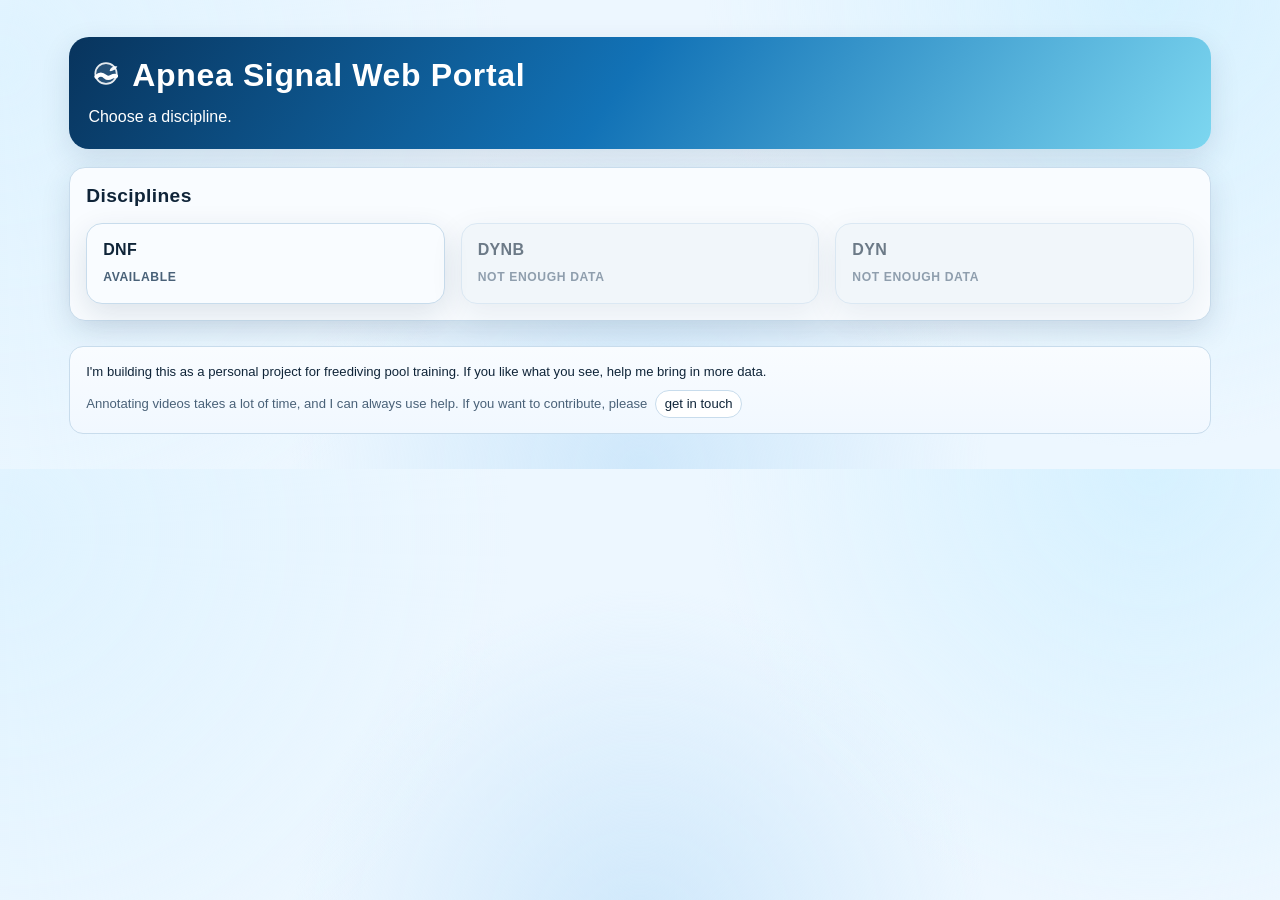
<file: index.html>
<!DOCTYPE html>
<html lang="en">
  <head>
    <meta charset="UTF-8" />
    <meta name="viewport" content="width=device-width, initial-scale=1.0" />
    <meta name="portal-base" content="./" />
    <title>Apnea Signal Portal</title>
    <link rel="icon" href="./favicon.svg?v=5" type="image/svg+xml" />
    <link rel="manifest" href="./site.webmanifest?v=5" />
    <link rel="stylesheet" href="./assets/css/site.css" />
  </head>
  <body>
    <main class="container">
      <section class="hero">
        <h1 class="hero-title">
          <img class="hero-mark" src="./assets/branding/logo_mark.svg?v=2" alt="" aria-hidden="true" />
          <span class="hero-title-text">Apnea Signal Web Portal</span>
        </h1>
        <p>
          Choose a discipline.
        </p>
      </section>

      <section class="card">
        <h2>Disciplines</h2>
        <div class="discipline-grid">
          <a class="discipline-card" href="./dnf/overview/">
            <h3>DNF</h3>
            <p class="discipline-state">Available</p>
          </a>
          <article class="discipline-card is-disabled" aria-disabled="true">
            <h3>DYNB</h3>
            <p class="discipline-state">NOT ENOUGH DATA</p>
          </article>
          <article class="discipline-card is-disabled" aria-disabled="true">
            <h3>DYN</h3>
            <p class="discipline-state">NOT ENOUGH DATA</p>
          </article>
        </div>
      </section>

      <footer class="project-footer">
        <p>
          I'm building this as a personal project for freediving pool training. If you like what you see, help me bring in more data.
        </p>
        <p class="project-footer-hint" data-contact-reveal>
          Annotating videos takes a lot of time, and I can always use help. If you want to contribute, please
          <button type="button" class="contact-reveal-button" data-contact-reveal-button>
            get in touch
          </button>
          <span class="contact-reveal-value mono" data-contact-reveal-value hidden></span>
        </p>
      </footer>
    </main>
    <script src="./assets/js/dev-live-reload.js"></script>
    <script src="./assets/js/contact-reveal.js"></script>
  </body>
</html>
</file>
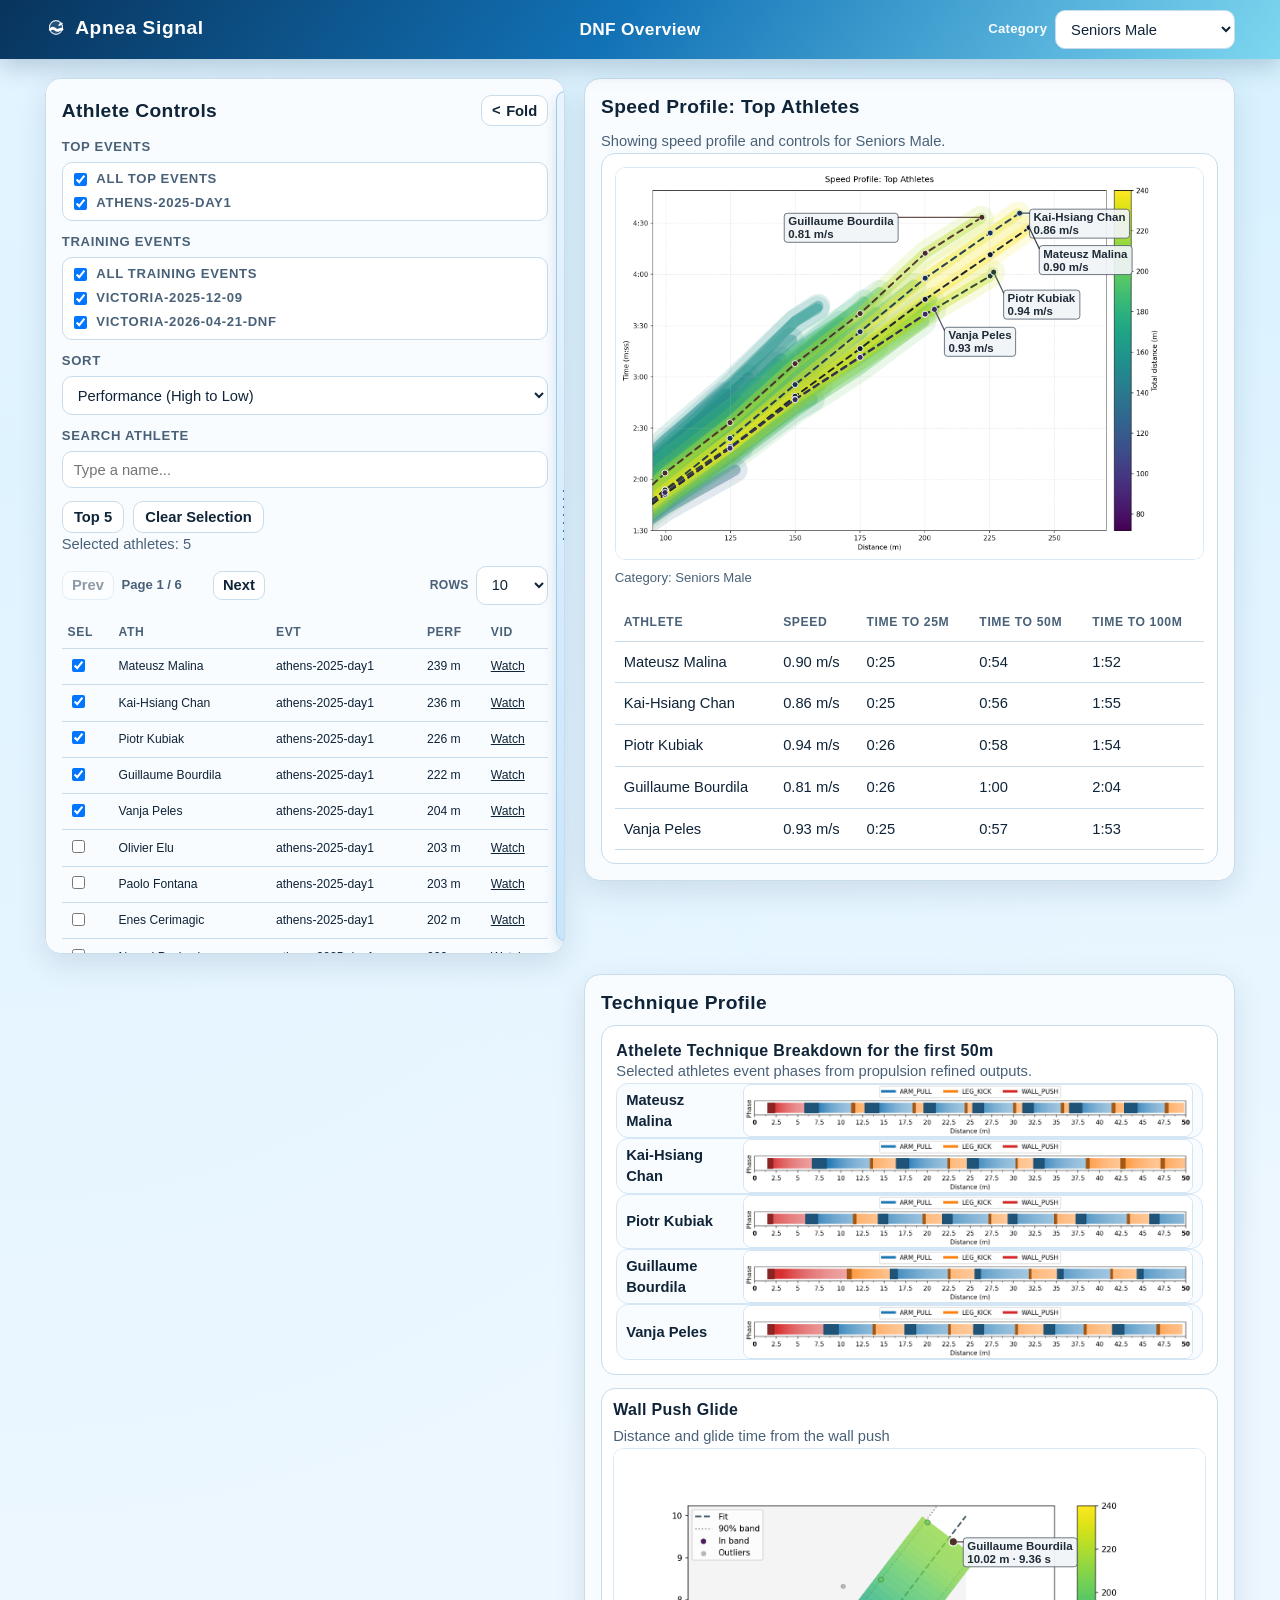
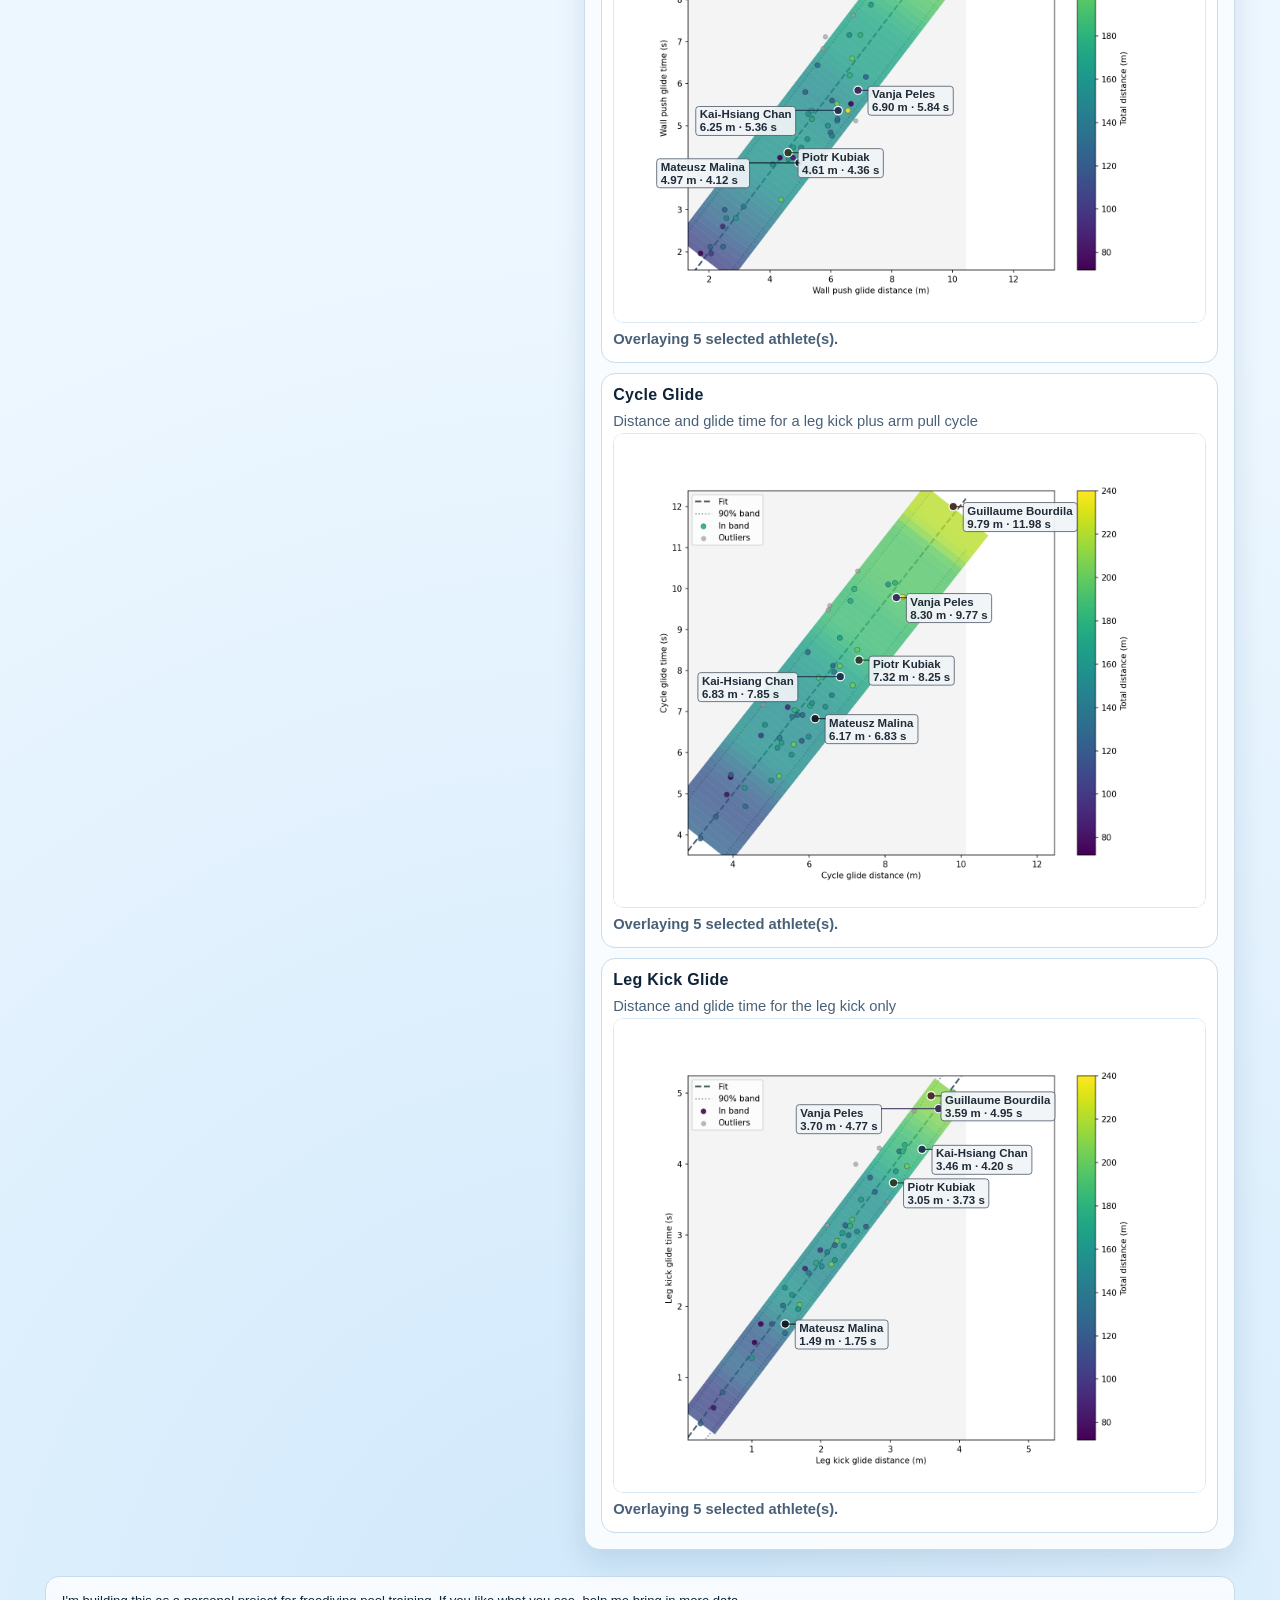
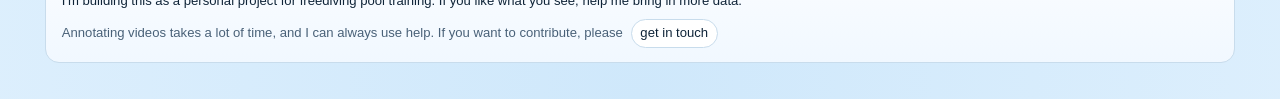
<file: dnf/overview/index.html>
<!DOCTYPE html>
<html lang="en">
  <head>
    <meta charset="UTF-8" />
    <meta name="viewport" content="width=device-width, initial-scale=1.0" />
    <meta name="portal-base" content="../../" />
    <title>DNF Overview · Apnea Signal</title>
    <link rel="icon" href="../../favicon.svg?v=5" type="image/svg+xml" />
    <link rel="manifest" href="../../site.webmanifest?v=5" />
    <link rel="stylesheet" href="../../assets/css/site.css" />
  </head>
  <body class="overview-page">
    <header class="page-header">
      <div class="container">
        <div class="brand-row">
          <div class="overview-header-left">
            <a class="brand-title brand-title-with-mark" href="../../">
              <img class="brand-mark" src="../../assets/branding/logo_mark.svg?v=2" alt="" aria-hidden="true" />
              <span class="brand-title-text">Apnea Signal</span>
            </a>
          </div>
          <h1 class="overview-header-title">DNF Overview</h1>
          <div class="header-controls" aria-label="Overview controls">
            <div class="header-control header-control-inline">
              <span class="header-inline-label">Category</span>
              <select id="categorySelect" aria-label="Category"></select>
            </div>
          </div>
        </div>
      </div>
    </header>

    <main class="container">
      <div class="overview-layout">
        <section class="card speed-profile-section">
          <h2>Speed Profile: Top Athletes</h2>
          <p id="overviewStatus" class="note">Loading analysis charts...</p>
          <div id="speedProfileSections" class="speed-profile-grid"></div>
        </section>

        <section class="card technique-section">
          <h2>Technique Profile</h2>
          <p id="techniqueStatus" class="note">Loading technique charts...</p>
          <div id="techniqueSections" class="technique-sections"></div>
        </section>

        <aside class="card athlete-sidebar">
          <div class="sidebar-head">
            <h2>Athlete Controls</h2>
            <button
              id="sidebarToggleButton"
              type="button"
              class="sidebar-toggle-button"
              aria-expanded="true"
              aria-label="Collapse athlete controls panel"
              title="Fold/unfold panel"
            >
              <span class="sidebar-toggle-icon" aria-hidden="true">&lt;</span>
              <span class="sidebar-toggle-text">Fold</span>
            </button>
          </div>
          <div id="sidebarResizeHandle" class="sidebar-resize-handle" aria-hidden="true"></div>
          <div id="athleteSidebarBody" class="athlete-sidebar-body">
            <div class="sidebar-controls">
              <div class="control">
                <label for="topEventChecklist">Top Events</label>
                <div id="topEventChecklist" class="event-filter-checklist"></div>
              </div>
              <div class="control">
                <label for="trainingEventChecklist">Training Events</label>
                <div id="trainingEventChecklist" class="event-filter-checklist"></div>
              </div>
              <div class="control">
                <label for="sortSelect">Sort</label>
                <select id="sortSelect">
                  <option value="performance_desc">Performance (High to Low)</option>
                  <option value="performance_asc">Performance (Low to High)</option>
                  <option value="name_asc">Athlete Name (A-Z)</option>
                  <option value="name_desc">Athlete Name (Z-A)</option>
                </select>
              </div>
              <div class="control">
                <label for="athleteSearchInput">Search Athlete</label>
                <input id="athleteSearchInput" type="search" placeholder="Type a name..." />
              </div>
            </div>
            <div class="sidebar-actions">
              <button id="top5Button" type="button">Top 5</button>
              <button id="clearSelectionButton" type="button">Clear Selection</button>
            </div>
            <p id="selectionStatus" class="note">Selected athletes: 0</p>
            <div class="sidebar-pagination">
              <button id="tablePrevPage" type="button" class="sidebar-pagination-button">Prev</button>
              <span id="tablePageStatus" class="sidebar-pagination-status">Page 1 / 1</span>
              <button id="tableNextPage" type="button" class="sidebar-pagination-button">Next</button>
              <label for="tablePageSizeSelect" class="sidebar-pagination-label">Rows</label>
              <select id="tablePageSizeSelect" class="sidebar-pagination-size">
                <option value="10" selected>10</option>
                <option value="25">25</option>
                <option value="50">50</option>
              </select>
            </div>
            <div class="table-wrap mini-table-wrap">
              <table class="mini-table">
                <thead>
                  <tr>
                    <th>Sel</th>
                    <th>Ath</th>
                    <th>Evt</th>
                    <th>Perf</th>
                    <th>Vid</th>
                  </tr>
                </thead>
                <tbody id="athleteTableBody"></tbody>
              </table>
            </div>
          </div>
        </aside>
      </div>

      <footer class="project-footer">
        <p>
          I'm building this as a personal project for freediving pool training. If you like what you see, help me bring in more data.
        </p>
        <p class="project-footer-hint" data-contact-reveal>
          Annotating videos takes a lot of time, and I can always use help. If you want to contribute, please
          <button type="button" class="contact-reveal-button" data-contact-reveal-button>
            get in touch
          </button>
          <span class="contact-reveal-value mono" data-contact-reveal-value hidden></span>
        </p>
      </footer>
    </main>

    <script src="../../assets/js/dev-live-reload.js"></script>
    <script src="../../assets/js/contact-reveal.js"></script>
    <script type="module" src="../../assets/js/dnf-overview.js"></script>
  </body>
</html>
</file>
<file: assets/css/site.css>
:root {
  --font-body: "Space Grotesk", "Avenir Next", "Segoe UI", sans-serif;
  --font-display: "Sora", "Avenir Next Condensed", "Trebuchet MS", sans-serif;
  --text-2xs: 0.76rem;
  --text-xs: 0.82rem;
  --text-sm: 0.92rem;
  --text-md: 1rem;
  --text-lg: 1.2rem;
  --text-xl: 1.35rem;
  --text-hero: clamp(1.5rem, 4vw, 2rem);
  --leading-tight: 1.22;
  --leading-normal: 1.4;
  --leading-body: 1.55;
  --tracking-tight: 0.02em;
  --tracking-wide: 0.05em;
  --bg: #edf7ff;
  --card: #f9fcff;
  --ink: #0f2438;
  --muted: #496178;
  --line: #c8dcec;
  --accent: #177ec7;
  --accent-soft: #d8edfd;
  --accent-strong: #0c5e99;
  --danger: #a53a3a;
  --shadow: 0 10px 30px rgba(14, 51, 84, 0.12);
}

* {
  box-sizing: border-box;
}

html,
body {
  margin: 0;
  padding: 0;
}

body {
  font-family: var(--font-body);
  font-size: var(--text-md);
  line-height: var(--leading-body);
  color: var(--ink);
  background:
    radial-gradient(circle at 90% 0%, #d6f1ff 0%, transparent 36%),
    radial-gradient(circle at 0% 14%, #dff3ff 0%, transparent 38%),
    radial-gradient(circle at 50% 100%, #cfe8fb 0%, transparent 44%),
    var(--bg);
}

a {
  color: inherit;
}

h1,
h2,
h3 {
  margin: 0;
  font-family: var(--font-display);
  line-height: var(--leading-tight);
  letter-spacing: var(--tracking-tight);
}

h1 {
  font-size: var(--text-xl);
}

h2 {
  font-size: var(--text-lg);
}

h3 {
  font-size: var(--text-md);
}

p {
  line-height: var(--leading-body);
}

.container {
  max-width: 1180px;
  margin: 0 auto;
  padding: 1.2rem;
}

.overview-page .container {
  max-width: min(96vw, 1680px);
}

.overview-page .page-header {
  background: linear-gradient(125deg, #08345d 0%, #1272b6 48%, #7dd7f0 100%);
  border-bottom: 0;
  box-shadow: 0 8px 24px rgba(9, 53, 88, 0.22);
}

.overview-page .page-header .container {
  padding-top: 0.45rem;
  padding-bottom: 0.45rem;
}

.overview-page .brand-row {
  display: grid;
  grid-template-columns: minmax(0, 1fr) auto minmax(0, 1fr);
  align-items: center;
  gap: 0.8rem;
  padding: 0.2rem 0;
}

.overview-header-left {
  justify-self: start;
}

.overview-header-title {
  margin: 0;
  justify-self: center;
  font-size: clamp(var(--text-sm), 1.35vw, 1.1rem);
  letter-spacing: var(--tracking-tight);
  color: #fff;
}

.overview-page .brand-title {
  color: #fff;
}

.overview-page .header-controls {
  justify-self: end;
}

.header-control-inline {
  min-width: 0;
  display: inline-flex;
  flex-direction: row;
  align-items: center;
  gap: 0.5rem;
  max-width: 100%;
}

.header-control-inline select {
  min-width: 180px;
  max-width: 100%;
}

.header-inline-label {
  font-size: var(--text-xs);
  text-transform: none;
  letter-spacing: var(--tracking-tight);
  color: rgba(255, 255, 255, 0.96);
  font-weight: 700;
}

.page-header {
  position: static;
  top: auto;
  z-index: 30;
  background: rgba(244, 244, 239, 0.92);
  border-bottom: 1px solid var(--line);
  backdrop-filter: blur(6px);
}

.brand-row {
  display: flex;
  align-items: center;
  justify-content: space-between;
  gap: 1rem;
  padding: 0.8rem 0;
}

.header-controls {
  display: flex;
  align-items: end;
  gap: 0.8rem;
}

.header-control {
  min-width: 220px;
}

.brand-title {
  margin: 0;
  font-family: var(--font-display);
  letter-spacing: 0.03em;
  font-size: var(--text-lg);
  font-weight: 700;
  text-decoration: none;
}

.brand-title-with-mark {
  display: inline-flex;
  align-items: center;
  gap: 0.5rem;
  min-width: 0;
  max-width: 100%;
}

.brand-title-text {
  min-width: 0;
  overflow-wrap: anywhere;
}

.brand-mark {
  width: clamp(1.1rem, 1em + 0.2rem, 1.45rem);
  height: auto;
  aspect-ratio: 1 / 1;
  display: block;
  flex: 0 0 auto;
}

.brand-subtitle {
  margin: 0;
  color: var(--muted);
  font-size: var(--text-xs);
}

.nav-tabs {
  display: flex;
  flex-wrap: wrap;
  gap: 0.6rem;
}

.nav-tab {
  display: inline-flex;
  align-items: center;
  justify-content: center;
  text-decoration: none;
  border: 1px solid var(--line);
  color: var(--ink);
  padding: 0.45rem 0.9rem;
  border-radius: 999px;
  font-size: var(--text-sm);
  font-weight: 650;
  transition: all 0.18s ease;
}

.nav-tab:hover,
.nav-tab:focus-visible {
  background: #eff8ff;
  border-color: #b1d7f3;
}

.nav-tab.is-active {
  background: var(--accent);
  color: #fff;
  border-color: var(--accent);
}

.controls-bar {
  display: flex;
  flex-wrap: wrap;
  gap: 0.8rem;
  align-items: end;
  margin: 1rem 0 1.2rem;
}

.control {
  display: flex;
  flex-direction: column;
  gap: 0.3rem;
  min-width: 220px;
}

label {
  font-size: var(--text-xs);
  text-transform: uppercase;
  letter-spacing: var(--tracking-wide);
  color: var(--muted);
  font-weight: 700;
}

select,
input,
button {
  font-family: inherit;
  font-size: var(--text-sm);
}

select,
input[type="search"] {
  border: 1px solid var(--line);
  border-radius: 10px;
  padding: 0.58rem 0.68rem;
  background: #fff;
  color: var(--ink);
}

.control select,
.control input[type="search"],
.header-control-inline select {
  width: 100%;
}

.hero {
  background: linear-gradient(125deg, #08345d 0%, #1272b6 48%, #7dd7f0 100%);
  color: #fff;
  border-radius: 20px;
  padding: 1.2rem;
  box-shadow: var(--shadow);
  margin: 1.1rem 0;
}

.hero h1 {
  margin: 0;
  font-size: var(--text-hero);
}

.hero-title {
  display: flex;
  align-items: flex-start;
  max-width: 100%;
  min-width: 0;
  gap: 0.55rem;
}

.hero-title-text {
  min-width: 0;
  overflow-wrap: anywhere;
}

.hero-mark {
  width: clamp(1.45rem, 1em + 0.45rem, 2.2rem);
  height: auto;
  aspect-ratio: 1 / 1;
  display: block;
  flex: 0 0 auto;
}

.hero p {
  margin: 0.65rem 0 0;
  max-width: 70ch;
}

.card {
  background: var(--card);
  border: 1px solid var(--line);
  border-radius: 16px;
  padding: 1rem;
  box-shadow: var(--shadow);
}

.card h2,
.card h3 {
  margin-top: 0;
  margin-bottom: 0.7rem;
}

.grid {
  display: grid;
  gap: 1rem;
}

.grid.kpi {
  grid-template-columns: repeat(auto-fit, minmax(180px, 1fr));
}

.kpi-tile {
  background: #f0f8ff;
  border: 1px solid #d4e7f5;
  border-radius: 12px;
  padding: 0.8rem;
}

.kpi-label {
  margin: 0;
  font-size: var(--text-xs);
  color: var(--muted);
  text-transform: uppercase;
  letter-spacing: var(--tracking-wide);
}

.kpi-value {
  margin: 0.35rem 0 0;
  font-size: var(--text-xl);
  line-height: var(--leading-tight);
  font-weight: 700;
}

.table-wrap {
  overflow-x: auto;
}

table {
  width: 100%;
  border-collapse: collapse;
  min-width: 620px;
}

th,
td {
  border-bottom: 1px solid var(--line);
  padding: 0.56rem;
  text-align: left;
  font-size: var(--text-sm);
}

th {
  color: var(--muted);
  font-size: var(--text-2xs);
  letter-spacing: var(--tracking-wide);
  text-transform: uppercase;
}

.gallery {
  display: grid;
  grid-template-columns: repeat(auto-fit, minmax(260px, 1fr));
  gap: 0.8rem;
}

.figure-card {
  border: 1px solid var(--line);
  background: #fff;
  border-radius: 12px;
  padding: 0.6rem;
}

.figure-card img {
  width: 100%;
  display: block;
  border-radius: 8px;
  border: 1px solid #d7e8f6;
}

.figure-caption {
  margin: 0.45rem 0 0;
  font-size: var(--text-xs);
  color: var(--muted);
}

.speed-profile-grid {
  display: grid;
  gap: 1rem;
}

.overview-layout {
  --sidebar-width: 520px;
  display: grid;
  gap: 1.2rem;
  grid-template-columns: var(--sidebar-width) minmax(0, 1fr);
  align-items: start;
}

.speed-profile-section {
  grid-column: 2;
  grid-row: 1;
}

.technique-section {
  grid-column: 2;
  grid-row: 2;
}

.speed-profile-card {
  display: grid;
  gap: 1rem;
  grid-template-columns: 1fr;
  border: 1px solid var(--line);
  border-radius: 14px;
  padding: 0.8rem;
  background: #fff;
}

.speed-profile-figure {
  margin: 0;
}

.speed-profile-stage {
  position: relative;
  border-radius: 10px;
  overflow: hidden;
}

.speed-profile-figure img {
  width: 100%;
  display: block;
  border-radius: 10px;
  border: 1px solid #d7e8f6;
}

.speed-profile-overlay {
  position: absolute;
  inset: 0;
  width: 100%;
  height: 100%;
  pointer-events: none;
}

.speed-profile-missing {
  border: 1px dashed var(--line);
  border-radius: 10px;
  background: #f7fbff;
  padding: 1rem;
}

.speed-profile-notes h3 {
  margin-bottom: 0.5rem;
}

.speed-profile-notes ul {
  margin: 0.6rem 0 0.9rem;
  padding-left: 1.15rem;
}

.speed-profile-notes li + li {
  margin-top: 0.35rem;
}

.speed-reference-wrap table {
  min-width: 0;
}

.technique-sections {
  display: grid;
  gap: 0.8rem;
}

.technique-grid {
  display: grid;
  gap: 0.6rem;
  grid-template-columns: 1fr;
}

.technique-chart-card {
  border: 1px solid var(--line);
  border-radius: 14px;
  padding: 0.7rem;
  background: #fff;
}

.technique-chart-card h3 {
  margin: 0;
  font-size: var(--text-md);
}

.technique-chart-card .note {
  margin-top: 0.35rem;
}

.technique-chart-summary {
  margin-top: 0.6rem;
  font-weight: 600;
}

.technique-strips-card {
  border: 1px solid var(--line);
  border-radius: 14px;
  padding: 0.9rem;
  background: #fff;
}

.technique-strips-card h3 {
  margin: 0;
}

.technique-strip-list {
  display: grid;
  gap: 0;
  margin-top: 0;
}

.technique-strip-card {
  display: grid;
  grid-template-columns: 12ch minmax(0, 1fr);
  align-items: center;
  gap: 0.6rem;
  border: 1px solid #d5e7f6;
  border-radius: 12px;
  background: #f9fcff;
  padding: 0 0.55rem;
}

.technique-strip-name {
  margin: 0;
  font-size: var(--text-sm);
  line-height: var(--leading-normal);
}

.technique-strip-card img {
  width: 100%;
  display: block;
  border-radius: 8px;
  border: 1px solid #d1e5f5;
  background: #fff;
}

.technique-strip-missing {
  border: 1px dashed var(--line);
  border-radius: 8px;
  background: #f7fbff;
  padding: 0.65rem;
}

.athlete-sidebar {
  grid-column: 1;
  grid-row: 1;
  position: sticky;
  top: 0.75rem;
  max-height: calc(100vh - 1.5rem);
  overflow: auto;
}

.sidebar-head {
  display: flex;
  align-items: center;
  justify-content: space-between;
  gap: 0.6rem;
}

.sidebar-head h2 {
  margin-bottom: 0;
}

.sidebar-toggle-button {
  display: inline-flex;
  align-items: center;
  gap: 0.35rem;
  border: 1px solid var(--line);
  background: #fff;
  color: var(--ink);
  border-radius: 10px;
  padding: 0.38rem 0.6rem;
  font-weight: 650;
  cursor: pointer;
}

.sidebar-toggle-button:hover,
.sidebar-toggle-button:focus-visible {
  background: #eff8ff;
  border-color: #b1d7f3;
}

.sidebar-toggle-icon {
  font-weight: 800;
  line-height: 1;
}

.sidebar-hint {
  margin: 0.38rem 0 0.68rem;
  font-size: var(--text-2xs);
  letter-spacing: var(--tracking-tight);
}

.sidebar-resize-handle {
  position: absolute;
  right: -10px;
  top: 12px;
  bottom: 12px;
  width: 18px;
  border-radius: 999px;
  background: linear-gradient(180deg, #e8f4ff 0%, #c8e5fb 100%);
  border: 1px solid #9ec9ea;
  box-shadow: 0 6px 14px rgba(12, 94, 153, 0.18);
  cursor: ew-resize;
  z-index: 4;
}

.sidebar-resize-handle::before {
  content: "";
  position: absolute;
  left: 50%;
  top: 50%;
  width: 4px;
  height: 58px;
  transform: translate(-50%, -50%);
  border-radius: 999px;
  background:
    radial-gradient(circle, #2d7bad 42%, transparent 45%) center top / 4px 8px repeat-y;
}

.athlete-sidebar-body {
  margin-top: 0.7rem;
}

.event-filter-checklist {
  display: grid;
  gap: 0.34rem;
  max-height: 140px;
  overflow: auto;
  width: 100%;
  min-width: 0;
  border: 1px solid var(--line);
  border-radius: 10px;
  padding: 0.45rem;
  background: #fff;
}

.event-filter-item {
  display: flex;
  align-items: flex-start;
  gap: 0.4rem;
  width: 100%;
  min-width: 0;
  font-size: var(--text-xs);
}

.event-filter-item input {
  flex: 0 0 auto;
  margin-top: 0.16rem;
}

.event-filter-label {
  min-width: 0;
  overflow-wrap: anywhere;
  word-break: break-word;
  line-height: var(--leading-normal);
}

.overview-layout.is-sidebar-collapsed {
  grid-template-columns: 72px minmax(0, 1fr);
}

.athlete-sidebar.is-collapsed {
  overflow: hidden;
  padding: 0.58rem 0.42rem;
  display: flex;
  flex-direction: column;
  align-items: center;
  gap: 0.45rem;
}

.athlete-sidebar.is-collapsed .athlete-sidebar-body,
.athlete-sidebar.is-collapsed .sidebar-resize-handle,
.athlete-sidebar.is-collapsed .sidebar-hint,
.athlete-sidebar.is-collapsed .sidebar-toggle-text,
.athlete-sidebar.is-collapsed .sidebar-head h2 {
  display: none;
}

.athlete-sidebar.is-collapsed .sidebar-head {
  justify-content: center;
}

.athlete-sidebar.is-collapsed .sidebar-toggle-button {
  width: 100%;
  justify-content: center;
  padding: 0.5rem 0.3rem;
}

.athlete-sidebar.is-collapsed::after {
  content: "Controls";
  writing-mode: vertical-rl;
  transform: rotate(180deg);
  font-size: var(--text-2xs);
  letter-spacing: 0.1em;
  text-transform: uppercase;
  color: var(--muted);
  font-weight: 700;
}

.sidebar-controls {
  display: grid;
  gap: 0.7rem;
  min-width: 0;
}

.sidebar-actions {
  display: flex;
  flex-wrap: wrap;
  gap: 0.55rem;
  margin-top: 0.8rem;
}

.sidebar-actions button {
  border: 1px solid var(--line);
  background: #fff;
  color: var(--ink);
  border-radius: 10px;
  padding: 0.45rem 0.7rem;
  font-weight: 650;
  cursor: pointer;
}

.sidebar-actions button:hover,
.sidebar-actions button:focus-visible {
  background: #eff8ff;
  border-color: #b1d7f3;
}

.sidebar-pagination {
  display: flex;
  flex-wrap: wrap;
  align-items: center;
  gap: 0.45rem;
  margin-top: 0.65rem;
}

.sidebar-pagination-button {
  border: 1px solid var(--line);
  background: #fff;
  color: var(--ink);
  border-radius: 9px;
  padding: 0.36rem 0.58rem;
  font-weight: 650;
  cursor: pointer;
}

.sidebar-pagination-button:disabled {
  opacity: 0.45;
  cursor: not-allowed;
}

.sidebar-pagination-status {
  font-size: var(--text-xs);
  color: var(--muted);
  font-weight: 650;
  min-width: 84px;
}

.sidebar-pagination-label {
  font-size: var(--text-2xs);
  letter-spacing: var(--tracking-tight);
  margin-left: auto;
}

.sidebar-pagination-size {
  width: 72px;
  max-width: 100%;
}

.mini-table-wrap {
  margin-top: 0.7rem;
}

.mini-table {
  min-width: 0;
}

.mini-table th,
.mini-table td {
  font-size: var(--text-2xs);
  padding: 0.42rem 0.36rem;
}

.note {
  margin: 0;
  color: var(--muted);
  font-size: var(--text-sm);
}

.discipline-grid {
  display: grid;
  grid-template-columns: repeat(auto-fit, minmax(220px, 1fr));
  gap: 1rem;
  margin-top: 1rem;
}

.discipline-card {
  border: 1px solid var(--line);
  border-radius: 16px;
  padding: 1rem;
  background: var(--card);
  text-decoration: none;
  display: block;
  box-shadow: var(--shadow);
  transition: transform 0.15s ease;
}

.discipline-card:hover,
.discipline-card:focus-visible {
  transform: translateY(-2px);
}

.discipline-card h3 {
  margin: 0;
}

.discipline-card p {
  margin: 0.5rem 0 0;
  color: var(--muted);
}

.discipline-card.is-disabled {
  opacity: 0.6;
  cursor: not-allowed;
  pointer-events: none;
  background: #edf3f8;
}

.discipline-state {
  margin-top: 0.8rem;
  font-size: var(--text-2xs);
  text-transform: uppercase;
  letter-spacing: var(--tracking-wide);
  color: var(--accent-strong);
  font-weight: 700;
}

.chart-strip {
  display: grid;
  gap: 0.8rem;
  grid-template-columns: repeat(auto-fit, minmax(240px, 1fr));
}

.bar-chart {
  display: flex;
  align-items: end;
  gap: 0.4rem;
  min-height: 170px;
  padding: 0.6rem;
  border-radius: 12px;
  border: 1px solid var(--line);
  background: #fff;
}

.plot-card {
  border: 1px solid var(--line);
  border-radius: 12px;
  background: #fff;
  padding: 0.6rem;
}

.scatter-plot {
  border: 1px solid var(--line);
  border-radius: 10px;
  background: #f7fbff;
  min-height: 240px;
  padding: 0.25rem;
}

.scatter-plot svg {
  display: block;
  width: 100%;
  height: 240px;
}

.bar {
  flex: 1;
  background: linear-gradient(180deg, #7bcaf1 0%, #176da8 100%);
  border-radius: 8px 8px 0 0;
  min-height: 12px;
  position: relative;
}

.bar span {
  position: absolute;
  left: 50%;
  transform: translateX(-50%);
  bottom: -1.5rem;
  white-space: nowrap;
  font-size: var(--text-2xs);
  color: var(--muted);
}

.split {
  display: grid;
  gap: 1rem;
  grid-template-columns: 330px minmax(0, 1fr);
}

.list-panel {
  max-height: 380px;
  overflow: auto;
  border: 1px solid var(--line);
  border-radius: 12px;
  background: #fff;
}

.list-item {
  display: block;
  width: 100%;
  text-align: left;
  border: 0;
  border-bottom: 1px solid #e3eef7;
  background: transparent;
  padding: 0.62rem 0.7rem;
  cursor: pointer;
}

.list-item:last-child {
  border-bottom: 0;
}

.list-item:hover,
.list-item:focus-visible {
  background: #eff8ff;
}

.list-item .title {
  display: block;
  font-weight: 650;
}

.list-item .meta {
  display: block;
  font-size: var(--text-xs);
  color: var(--muted);
}

.peer-grid {
  display: grid;
  gap: 0.35rem;
  max-height: 220px;
  overflow: auto;
  border: 1px solid var(--line);
  border-radius: 12px;
  padding: 0.55rem;
  background: #fff;
}

.peer-chip {
  display: inline-flex;
  align-items: center;
  gap: 0.4rem;
  padding: 0.3rem 0.45rem;
  border-radius: 10px;
  background: #edf6ff;
}

.mono {
  font-family: "IBM Plex Mono", "Consolas", monospace;
}

footer {
  margin: 2rem 0 1rem;
  color: var(--muted);
  font-size: var(--text-xs);
}

.project-footer {
  margin: 1.6rem 0 1rem;
  padding: 0.9rem 1rem;
  border: 1px solid var(--line);
  border-radius: 14px;
  background: linear-gradient(180deg, #f9fcff 0%, #f1f8ff 100%);
  color: var(--ink);
}

.project-footer p {
  margin: 0;
}

.project-footer p + p {
  margin-top: 0.48rem;
}

.project-footer-hint {
  color: var(--muted);
  font-size: var(--text-xs);
}

.contact-reveal-button {
  display: inline-flex;
  align-items: center;
  gap: 0.25rem;
  border: 1px solid var(--line);
  border-radius: 999px;
  padding: 0.2rem 0.55rem;
  margin: 0 0.25rem;
  color: var(--ink);
  background: #fff;
  cursor: pointer;
  font: inherit;
}

.contact-reveal-button:hover,
.contact-reveal-button:focus-visible {
  background: #edf6ff;
}

.contact-reveal-value {
  margin-left: 0.25rem;
  color: var(--ink);
}

@media (max-width: 1200px) and (min-width: 901px) {
  .overview-layout {
    --sidebar-width: min(42vw, 460px);
  }
}

@media (max-width: 900px) {
  .container,
  .hero,
  .card,
  .project-footer,
  .speed-profile-card,
  .technique-chart-card,
  .technique-strips-card {
    padding-left: 0.55rem;
    padding-right: 0.55rem;
  }

  .speed-profile-section {
    order: 2;
  }

  .technique-section {
    order: 3;
  }

  .athlete-sidebar {
    order: 1;
  }

  .split {
    grid-template-columns: 1fr;
  }

  .overview-layout {
    grid-template-columns: 1fr;
  }

  .overview-layout.is-sidebar-collapsed {
    grid-template-columns: 1fr;
  }

  .speed-profile-section,
  .technique-section,
  .athlete-sidebar {
    grid-column: 1;
    grid-row: auto;
  }

  .athlete-sidebar {
    position: static;
    max-height: none;
  }

  .sidebar-resize-handle {
    display: none;
  }

  .technique-strip-card {
    grid-template-columns: 1fr;
    align-items: start;
  }

  .overview-page .brand-row {
    grid-template-columns: 1fr;
    justify-items: start;
    gap: 0.55rem;
    padding: 0.75rem 0;
  }

  .overview-header-title {
    justify-self: start;
  }

  .overview-page .header-controls {
    justify-self: start;
    width: 100%;
    min-width: 0;
  }

  .header-control,
  .header-control-inline {
    min-width: 0;
    width: 100%;
  }

  .header-control-inline {
    flex-direction: column;
    align-items: stretch;
    row-gap: 0.35rem;
  }

  .header-control-inline select {
    min-width: 0;
    width: 100%;
    flex: 1 1 auto;
  }

  .sidebar-pagination-label {
    margin-left: 0;
  }

  .sidebar-pagination-size {
    flex: 1 1 72px;
  }

  .sidebar-toggle-button,
  .sidebar-actions button,
  .sidebar-pagination-button,
  .contact-reveal-button,
  select,
  input[type="search"] {
    min-height: 44px;
  }

  .sidebar-actions {
    gap: 0.6rem;
  }

  .sidebar-pagination {
    gap: 0.55rem;
  }

  .controls-bar {
    gap: 0.65rem;
  }

  .control {
    min-width: 170px;
    flex: 1;
  }
}
</file>
